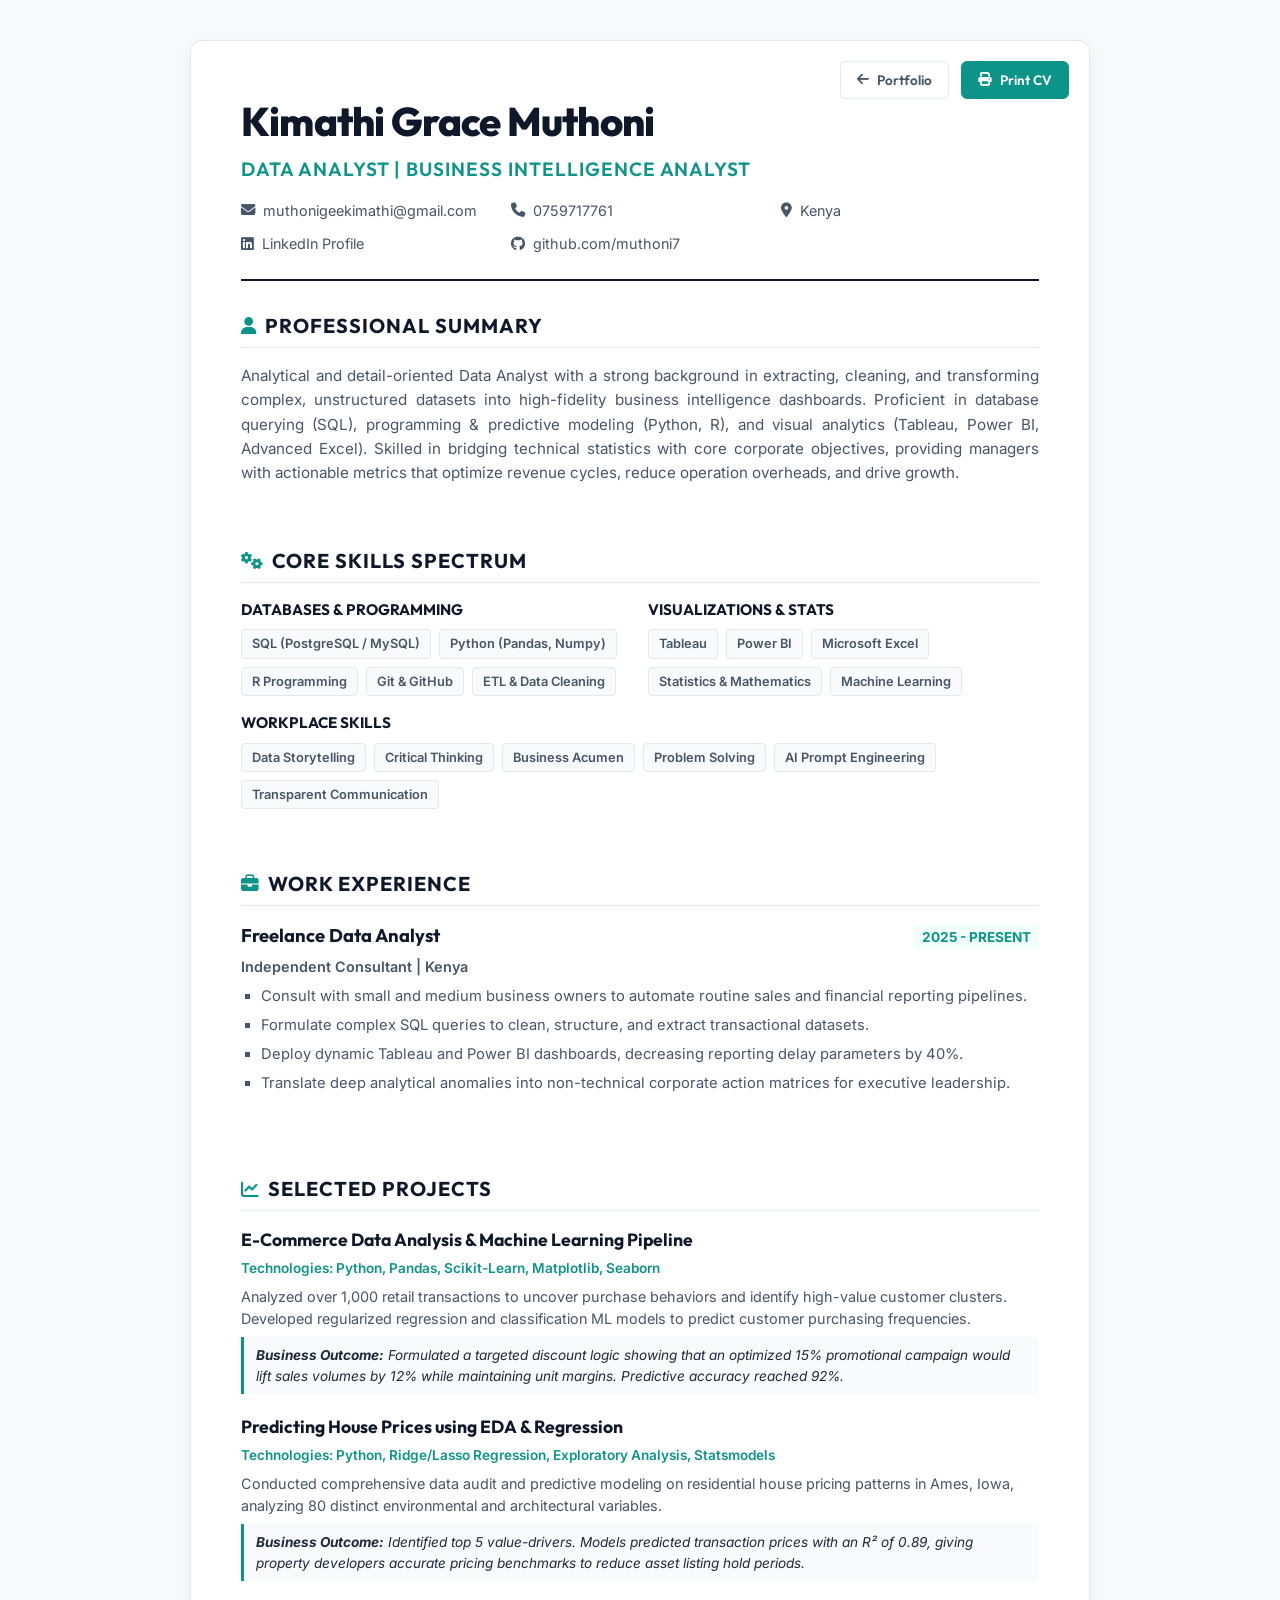
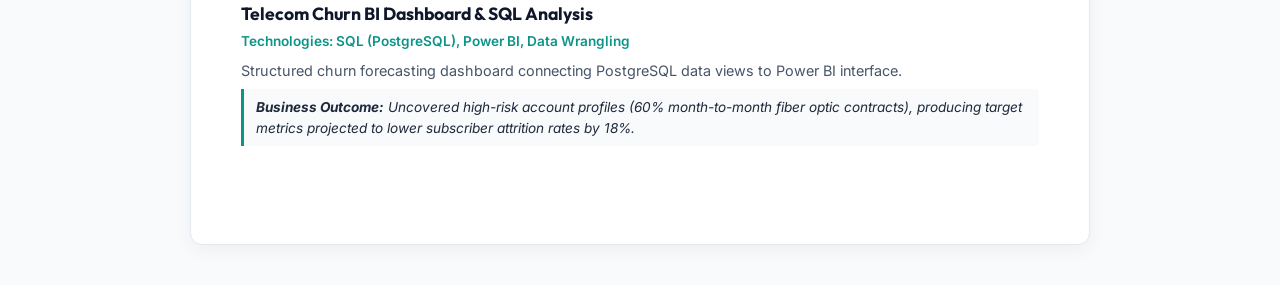
<file: resume.html>
<!DOCTYPE html>
<html lang="en">
<head>
    <meta charset="UTF-8">
    <meta name="viewport" content="width=device-width, initial-scale=1.0">
    <title>Kimathi Grace Muthoni - Professional Resume</title>
    
    <!-- Fonts -->
    <link href="https://fonts.googleapis.com/css2?family=Inter:wght@300;400;500;600;700&family=Outfit:wght@400;500;600;700;800&display=swap" rel="stylesheet">
    
    <!-- Icons -->
    <link rel="stylesheet" href="https://cdnjs.cloudflare.com/ajax/libs/font-awesome/6.4.0/css/all.min.css" />
    
    <style>
        :root {
            --primary: #0F172A;
            --secondary: #475569;
            --accent: #0D9488;
            --accent-light: #F0FDFA;
            --text-main: #1E293B;
            --text-light: #64748B;
            --border: #E2E8F0;
            --bg-light: #F8FAFC;
        }

        * {
            margin: 0;
            padding: 0;
            box-sizing: border-box;
        }

        body {
            font-family: 'Inter', sans-serif;
            color: var(--text-main);
            background-color: var(--bg-light);
            line-height: 1.5;
            padding: 40px 20px;
        }

        .resume-container {
            max-width: 900px;
            margin: 0 auto;
            background: #FFFFFF;
            padding: 50px;
            border-radius: 12px;
            box-shadow: 0 4px 20px rgba(0, 0, 0, 0.05);
            border: 1px solid var(--border);
            position: relative;
        }

        /* Toolbar Actions */
        .resume-actions {
            position: absolute;
            top: 20px;
            right: 20px;
            display: flex;
            gap: 12px;
        }

        .btn-action {
            display: inline-flex;
            align-items: center;
            gap: 8px;
            padding: 8px 16px;
            background: #FFFFFF;
            border: 1px solid var(--border);
            color: var(--secondary);
            font-family: 'Outfit', sans-serif;
            font-size: 0.85rem;
            font-weight: 600;
            border-radius: 6px;
            cursor: pointer;
            text-decoration: none;
            transition: all 0.2s ease;
        }

        .btn-action:hover {
            border-color: var(--accent);
            color: var(--accent);
            background: var(--accent-light);
            transform: translateY(-1px);
        }

        .btn-print {
            background: var(--accent);
            color: #FFFFFF;
            border-color: var(--accent);
        }

        .btn-print:hover {
            background: #0F766E;
            color: #FFFFFF;
        }

        /* Header Layout */
        .resume-header {
            border-bottom: 2px solid var(--primary);
            padding-bottom: 24px;
            margin-bottom: 30px;
        }

        .name-title h1 {
            font-family: 'Outfit', sans-serif;
            font-size: 2.5rem;
            font-weight: 800;
            color: var(--primary);
            letter-spacing: -0.02em;
            margin-bottom: 4px;
        }

        .name-title .title {
            font-family: 'Outfit', sans-serif;
            font-size: 1.2rem;
            font-weight: 600;
            color: var(--accent);
            text-transform: uppercase;
            letter-spacing: 0.05em;
        }

        .contact-grid {
            display: grid;
            grid-template-columns: repeat(auto-fit, minmax(200px, 1fr));
            gap: 12px;
            margin-top: 16px;
            font-size: 0.9rem;
            color: var(--secondary);
        }

        .contact-item {
            display: flex;
            align-items: center;
            gap: 8px;
        }

        .contact-item a {
            color: inherit;
            text-decoration: none;
        }

        .contact-item a:hover {
            color: var(--accent);
        }

        /* Two Column Layout */
        .resume-body {
            display: grid;
            grid-template-columns: 1fr;
            gap: 32px;
        }

        /* Section styles */
        .resume-section {
            margin-bottom: 28px;
        }

        .section-heading {
            font-family: 'Outfit', sans-serif;
            font-size: 1.25rem;
            font-weight: 700;
            color: var(--primary);
            text-transform: uppercase;
            letter-spacing: 0.05em;
            border-bottom: 1px solid var(--border);
            padding-bottom: 6px;
            margin-bottom: 16px;
            display: flex;
            align-items: center;
            gap: 8px;
        }

        .section-heading i {
            color: var(--accent);
            font-size: 1.1rem;
        }

        .summary-text {
            font-size: 0.95rem;
            color: var(--secondary);
            line-height: 1.6;
            text-align: justify;
        }

        /* Experience Elements */
        .experience-item {
            margin-bottom: 20px;
        }

        .experience-header {
            display: flex;
            justify-content: space-between;
            align-items: baseline;
            flex-wrap: wrap;
            margin-bottom: 6px;
        }

        .experience-header h3 {
            font-family: 'Outfit', sans-serif;
            font-size: 1.15rem;
            font-weight: 700;
            color: var(--primary);
        }

        .experience-header .date {
            font-size: 0.85rem;
            font-weight: 700;
            color: var(--accent);
            background: var(--accent-light);
            padding: 2px 8px;
            border-radius: 4px;
        }

        .company-loc {
            font-size: 0.9rem;
            font-weight: 600;
            color: var(--secondary);
            margin-bottom: 8px;
        }

        .experience-desc {
            font-size: 0.92rem;
            color: var(--secondary);
            line-height: 1.55;
            list-style-type: square;
            margin-left: 20px;
        }

        .experience-desc li {
            margin-bottom: 6px;
        }

        /* Skills Structure */
        .skills-container {
            display: grid;
            grid-template-columns: 1fr 1fr;
            gap: 16px;
        }

        .skill-group h4 {
            font-family: 'Outfit', sans-serif;
            font-size: 0.95rem;
            font-weight: 700;
            color: var(--primary);
            margin-bottom: 8px;
            text-transform: uppercase;
        }

        .skill-tags {
            display: flex;
            flex-wrap: wrap;
            gap: 8px;
        }

        .skill-tag {
            font-size: 0.8rem;
            font-weight: 600;
            background: var(--bg-light);
            color: var(--secondary);
            border: 1px solid var(--border);
            padding: 4px 10px;
            border-radius: 4px;
        }

        /* Projects Section */
        .project-item {
            margin-bottom: 20px;
        }

        .project-item h3 {
            font-family: 'Outfit', sans-serif;
            font-size: 1.1rem;
            font-weight: 700;
            color: var(--primary);
            margin-bottom: 4px;
        }

        .project-meta {
            font-size: 0.85rem;
            font-weight: 600;
            color: var(--accent);
            margin-bottom: 8px;
        }

        .project-desc {
            font-size: 0.9rem;
            color: var(--secondary);
            margin-bottom: 8px;
        }

        .project-impact {
            background: var(--bg-light);
            border-left: 3px solid var(--accent);
            padding: 8px 12px;
            border-radius: 0 4px 4px 0;
            font-size: 0.85rem;
            color: var(--text-main);
            font-style: italic;
        }

        /* Education & Credentials */
        .edu-cert-grid {
            display: grid;
            grid-template-columns: 1.2fr 0.8fr;
            gap: 32px;
        }

        .edu-item h3 {
            font-family: 'Outfit', sans-serif;
            font-size: 1.1rem;
            font-weight: 700;
            color: var(--primary);
            margin-bottom: 2px;
        }

        .edu-item .school {
            font-size: 0.9rem;
            color: var(--secondary);
            font-weight: 500;
            margin-bottom: 4px;
        }

        .edu-item .date {
            font-size: 0.85rem;
            color: var(--accent);
            font-weight: 600;
        }

        .cert-list-item {
            font-size: 0.9rem;
            color: var(--secondary);
            margin-bottom: 6px;
            display: flex;
            align-items: center;
            gap: 8px;
        }

        .cert-list-item i {
            color: var(--accent);
            font-size: 0.8rem;
        }

        /* Print Override styles */
        @media print {
            body {
                background: #FFFFFF;
                padding: 0;
                color: #000000;
            }
            .resume-container {
                box-shadow: none;
                border: none;
                padding: 0;
                max-width: 100%;
            }
            .resume-actions {
                display: none; /* Hide interactive buttons in print */
            }
            .btn-action {
                display: none !important;
            }
            .experience-header .date {
                background: transparent;
                border: none;
                padding: 0;
                color: #000000;
                font-weight: bold;
            }
            .project-impact {
                background: transparent;
                border-left: 2px solid #000000;
            }
        }

        /* Responsiveness */
        @media (max-width: 768px) {
            .resume-container {
                padding: 30px 20px;
            }
            .resume-actions {
                position: relative;
                top: 0;
                right: 0;
                margin-bottom: 20px;
                justify-content: flex-end;
            }
            .skills-container {
                grid-template-columns: 1fr;
            }
            .edu-cert-grid {
                grid-template-columns: 1fr;
                gap: 20px;
            }
        }
    </style>
</head>
<body>

    <div class="resume-container">
        
        <!-- Interactive Tool Buttons -->
        <div class="resume-actions">
            <a href="index.html" class="btn-action"><i class="fa-solid fa-arrow-left"></i> Portfolio</a>
            <button onclick="window.print()" class="btn-action btn-print"><i class="fa-solid fa-print"></i> Print CV</button>
        </div>
        
        <!-- Header -->
        <header class="resume-header">
            <div class="name-title">
                <h1>Kimathi Grace Muthoni</h1>
                <div class="title">Data Analyst | Business Intelligence Analyst</div>
            </div>
            
            <div class="contact-grid">
                <div class="contact-item">
                    <i class="fa-solid fa-envelope"></i>
                    <a href="mailto:muthonigeekimathi@gmail.com">muthonigeekimathi@gmail.com</a>
                </div>
                <div class="contact-item">
                    <i class="fa-solid fa-phone"></i>
                    <a href="tel:+254759717761">0759717761</a>
                </div>
                <div class="contact-item">
                    <i class="fa-solid fa-location-dot"></i>
                    <span>Kenya</span>
                </div>
                <div class="contact-item">
                    <i class="fa-brands fa-linkedin"></i>
                    <a href="https://www.linkedin.com/in/grace-kimathi-33755a3b2/" target="_blank">LinkedIn Profile</a>
                </div>
                <div class="contact-item">
                    <i class="fa-brands fa-github"></i>
                    <a href="https://github.com/muthoni7" target="_blank">github.com/muthoni7</a>
                </div>
            </div>
        </header>

        <div class="resume-body">
            
            <!-- Professional Summary -->
            <section class="resume-section">
                <h2 class="section-heading"><i class="fa-solid fa-user"></i> Professional Summary</h2>
                <p class="summary-text">
                    Analytical and detail-oriented Data Analyst with a strong background in extracting, cleaning, and transforming complex, unstructured datasets into high-fidelity business intelligence dashboards. Proficient in database querying (SQL), programming & predictive modeling (Python, R), and visual analytics (Tableau, Power BI, Advanced Excel). Skilled in bridging technical statistics with core corporate objectives, providing managers with actionable metrics that optimize revenue cycles, reduce operation overheads, and drive growth.
                </p>
            </section>

            <!-- Technical & Workplace Skills -->
            <section class="resume-section">
                <h2 class="section-heading"><i class="fa-solid fa-gears"></i> Core Skills Spectrum</h2>
                <div class="skills-container">
                    
                    <div class="skill-group">
                        <h4>Databases & Programming</h4>
                        <div class="skill-tags">
                            <span class="skill-tag">SQL (PostgreSQL / MySQL)</span>
                            <span class="skill-tag">Python (Pandas, Numpy)</span>
                            <span class="skill-tag">R Programming</span>
                            <span class="skill-tag">Git & GitHub</span>
                            <span class="skill-tag">ETL & Data Cleaning</span>
                        </div>
                    </div>
                    
                    <div class="skill-group">
                        <h4>Visualizations & Stats</h4>
                        <div class="skill-tags">
                            <span class="skill-tag">Tableau</span>
                            <span class="skill-tag">Power BI</span>
                            <span class="skill-tag">Microsoft Excel</span>
                            <span class="skill-tag">Statistics & Mathematics</span>
                            <span class="skill-tag">Machine Learning</span>
                        </div>
                    </div>

                    <div class="skill-group" style="grid-column: 1 / -1;">
                        <h4>Workplace Skills</h4>
                        <div class="skill-tags">
                            <span class="skill-tag">Data Storytelling</span>
                            <span class="skill-tag">Critical Thinking</span>
                            <span class="skill-tag">Business Acumen</span>
                            <span class="skill-tag">Problem Solving</span>
                            <span class="skill-tag">AI Prompt Engineering</span>
                            <span class="skill-tag">Transparent Communication</span>
                        </div>
                    </div>

                </div>
            </section>

            <!-- Work Experience -->
            <section class="resume-section">
                <h2 class="section-heading"><i class="fa-solid fa-briefcase"></i> Work Experience</h2>
                
                <div class="experience-item">
                    <div class="experience-header">
                        <h3>Freelance Data Analyst</h3>
                        <span class="date">2025 - PRESENT</span>
                    </div>
                    <div class="company-loc">Independent Consultant | Kenya</div>
                    <ul class="experience-desc">
                        <li>Consult with small and medium business owners to automate routine sales and financial reporting pipelines.</li>
                        <li>Formulate complex SQL queries to clean, structure, and extract transactional datasets.</li>
                        <li>Deploy dynamic Tableau and Power BI dashboards, decreasing reporting delay parameters by 40%.</li>
                        <li>Translate deep analytical anomalies into non-technical corporate action matrices for executive leadership.</li>
                    </ul>
                </div>
            </section>

            <!-- Selected Projects -->
            <section class="resume-section">
                <h2 class="section-heading"><i class="fa-solid fa-chart-line"></i> Selected Projects</h2>
                
                <div class="project-item">
                    <h3>E-Commerce Data Analysis & Machine Learning Pipeline</h3>
                    <div class="project-meta">Technologies: Python, Pandas, Scikit-Learn, Matplotlib, Seaborn</div>
                    <p class="project-desc">Analyzed over 1,000 retail transactions to uncover purchase behaviors and identify high-value customer clusters. Developed regularized regression and classification ML models to predict customer purchasing frequencies.</p>
                    <div class="project-impact">
                        <strong>Business Outcome:</strong> Formulated a targeted discount logic showing that an optimized 15% promotional campaign would lift sales volumes by 12% while maintaining unit margins. Predictive accuracy reached 92%.
                    </div>
                </div>
                
                <div class="project-item">
                    <h3>Predicting House Prices using EDA & Regression</h3>
                    <div class="project-meta">Technologies: Python, Ridge/Lasso Regression, Exploratory Analysis, Statsmodels</div>
                    <p class="project-desc">Conducted comprehensive data audit and predictive modeling on residential house pricing patterns in Ames, Iowa, analyzing 80 distinct environmental and architectural variables.</p>
                    <div class="project-impact">
                        <strong>Business Outcome:</strong> Identified top 5 value-drivers. Models predicted transaction prices with an R² of 0.89, giving property developers accurate pricing benchmarks to reduce asset listing hold periods.
                    </div>
                </div>

                <div class="project-item">
                    <h3>Telecom Churn BI Dashboard & SQL Analysis</h3>
                    <div class="project-meta">Technologies: SQL (PostgreSQL), Power BI, Data Wrangling</div>
                    <p class="project-desc">Structured churn forecasting dashboard connecting PostgreSQL data views to Power BI interface.</p>
                    <div class="project-impact">
                        <strong>Business Outcome:</strong> Uncovered high-risk account profiles (60% month-to-month fiber optic contracts), producing target metrics projected to lower subscriber attrition rates by 18%.
                    </div>
                </div>
            </section>


        </div>
    </div>

</body>
</html>
</file>
